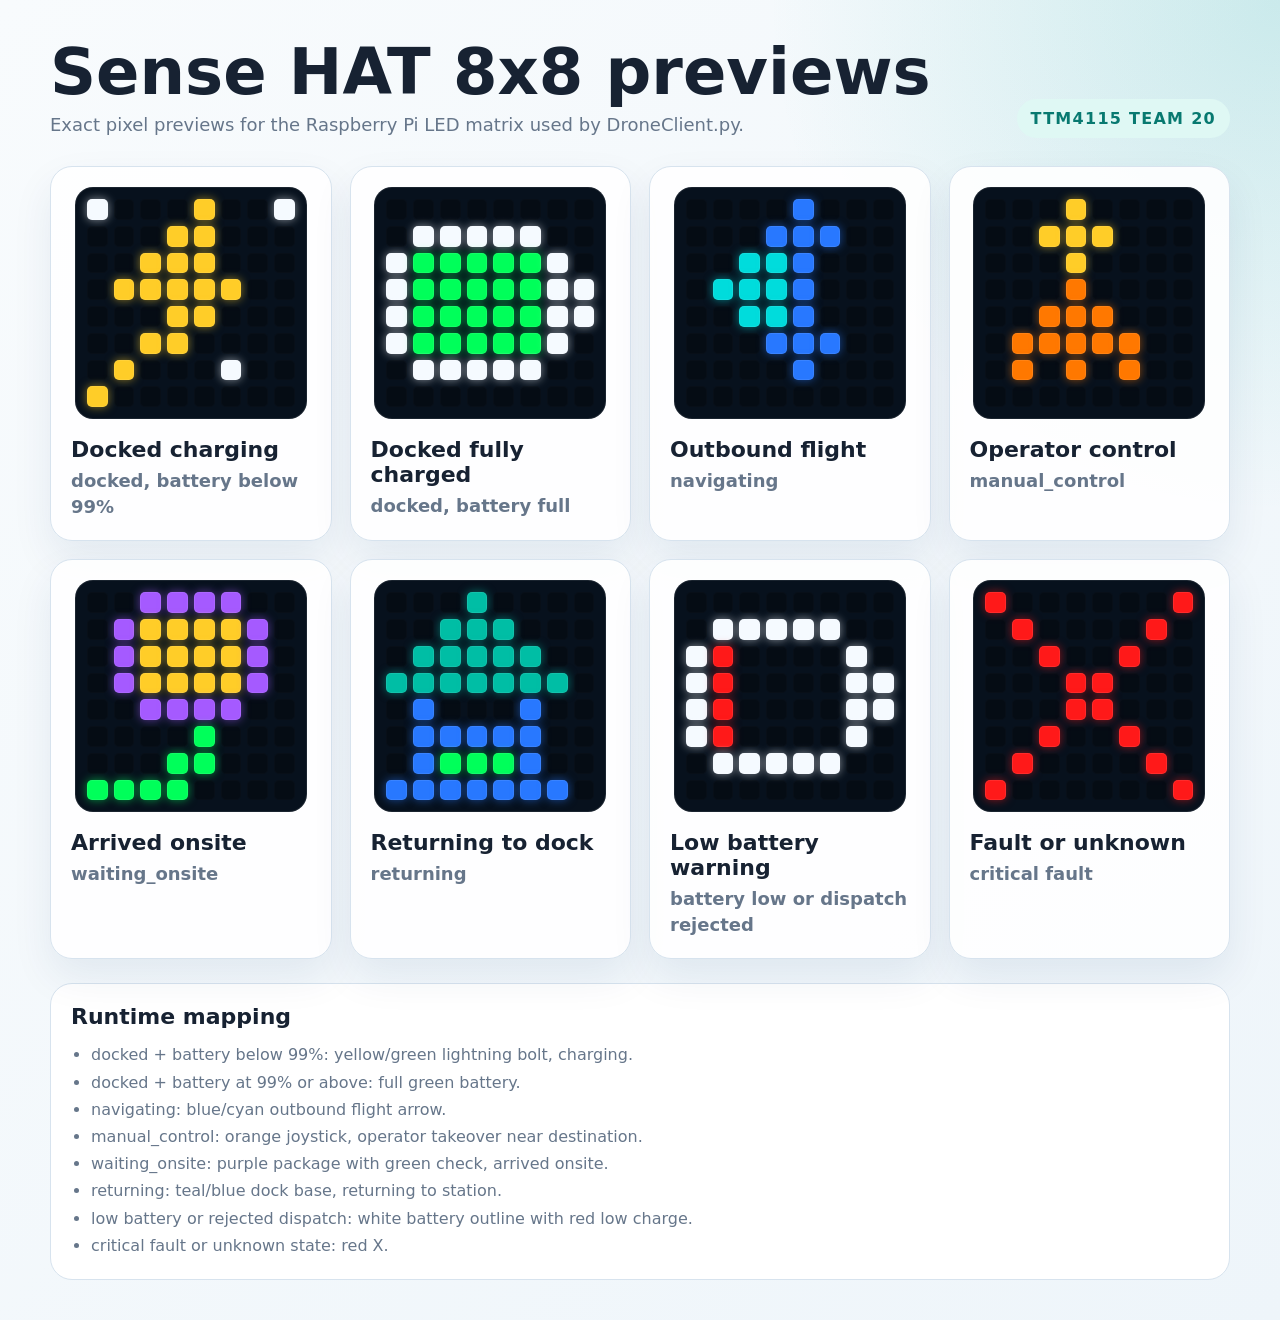
<file: Drone/sense_hat_patterns.html>
<!doctype html>
<html lang="en">
<head>
  <meta charset="utf-8">
  <meta name="viewport" content="width=device-width, initial-scale=1">
  <title>MedFly Sense HAT 8x8 Patterns</title>
  <style>
    :root {
      --bg: #eef5fa;
      --ink: #172232;
      --muted: #66768a;
      --panel: #ffffff;
      --line: #d7e3ee;
      --navy: #0f3760;
      --teal: #12aaa3;
    }

    * {
      box-sizing: border-box;
    }

    body {
      margin: 0;
      min-height: 100vh;
      font-family: Inter, ui-sans-serif, system-ui, -apple-system, BlinkMacSystemFont, "Segoe UI", sans-serif;
      color: var(--ink);
      background:
        radial-gradient(circle at top right, rgba(18, 170, 163, 0.18), transparent 32rem),
        linear-gradient(135deg, #f8fbfd, var(--bg));
    }

    main {
      width: min(1180px, calc(100% - 32px));
      margin: 0 auto;
      padding: 40px 0;
    }

    header {
      display: flex;
      justify-content: space-between;
      gap: 20px;
      align-items: flex-end;
      margin-bottom: 28px;
    }

    h1 {
      margin: 0 0 8px;
      font-size: clamp(32px, 5vw, 64px);
      line-height: 1;
      letter-spacing: 0;
    }

    p {
      margin: 0;
      color: var(--muted);
      font-size: 18px;
      line-height: 1.45;
    }

    .badge {
      padding: 10px 14px;
      border-radius: 999px;
      background: #dff8f4;
      color: #087970;
      font-weight: 900;
      letter-spacing: 0.08em;
      text-transform: uppercase;
      white-space: nowrap;
    }

    .grid {
      display: grid;
      grid-template-columns: repeat(auto-fit, minmax(250px, 1fr));
      gap: 18px;
    }

    .card {
      border: 1px solid var(--line);
      border-radius: 22px;
      background: rgba(255, 255, 255, 0.9);
      box-shadow: 0 18px 40px rgba(15, 55, 96, 0.08);
      padding: 20px;
    }

    .matrix {
      display: grid;
      grid-template-columns: repeat(8, 1fr);
      gap: 6px;
      width: min(100%, 232px);
      aspect-ratio: 1;
      margin: 0 auto 18px;
      padding: 12px;
      border-radius: 18px;
      background: #07111d;
      box-shadow: inset 0 0 0 1px rgba(255, 255, 255, 0.08);
    }

    .pixel {
      border-radius: 5px;
      background: rgb(var(--rgb));
      box-shadow:
        0 0 10px rgba(var(--rgb), 0.55),
        inset 0 0 0 1px rgba(255, 255, 255, 0.08);
    }

    .off {
      opacity: 0.28;
      box-shadow: inset 0 0 0 1px rgba(255, 255, 255, 0.05);
    }

    h2 {
      margin: 0 0 6px;
      font-size: 22px;
      letter-spacing: 0;
    }

    .state {
      margin: 0;
      color: var(--muted);
      font-weight: 700;
    }

    .legend {
      margin-top: 24px;
      border: 1px solid var(--line);
      border-radius: 22px;
      background: #fff;
      padding: 20px;
    }

    .legend h2 {
      margin-bottom: 12px;
    }

    .legend ul {
      margin: 0;
      padding-left: 20px;
      color: var(--muted);
      line-height: 1.7;
      font-size: 16px;
    }

    @media (max-width: 720px) {
      main {
        width: min(100% - 22px, 1180px);
        padding: 24px 0;
      }

      header {
        display: block;
      }

      .badge {
        display: inline-block;
        margin-top: 16px;
      }
    }
  </style>
</head>
<body>
  <main>
    <header>
      <div>
        <h1>Sense HAT 8x8 previews</h1>
        <p>Exact pixel previews for the Raspberry Pi LED matrix used by DroneClient.py.</p>
      </div>
      <div class="badge">TTM4115 Team 20</div>
    </header>

    <section class="grid" id="patterns"></section>

    <section class="legend">
      <h2>Runtime mapping</h2>
      <ul>
        <li>docked + battery below 99%: yellow/green lightning bolt, charging.</li>
        <li>docked + battery at 99% or above: full green battery.</li>
        <li>navigating: blue/cyan outbound flight arrow.</li>
        <li>manual_control: orange joystick, operator takeover near destination.</li>
        <li>waiting_onsite: purple package with green check, arrived onsite.</li>
        <li>returning: teal/blue dock base, returning to station.</li>
        <li>low battery or rejected dispatch: white battery outline with red low charge.</li>
        <li>critical fault or unknown state: red X.</li>
      </ul>
    </section>
  </main>

  <script>
    const palette = {
      ".": [0, 0, 0],
      G: [0, 255, 90],
      g: [0, 95, 45],
      B: [40, 120, 255],
      C: [0, 220, 220],
      T: [0, 190, 165],
      Y: [255, 205, 40],
      O: [255, 120, 0],
      R: [255, 25, 25],
      P: [165, 90, 255],
      W: [245, 250, 255],
    };

    const patterns = [
      {
        title: "Docked charging",
        state: "docked, battery below 99%",
        rows: ["W...Y..W", "...YY...", "..YYY...", ".YYYYY..", "...YY...", "..YY....", ".Y...W..", "Y......."],
      },
      {
        title: "Docked fully charged",
        state: "docked, battery full",
        rows: ["........", ".WWWWW..", "WGGGGGW.", "WGGGGGWW", "WGGGGGWW", "WGGGGGW.", ".WWWWW..", "........"],
      },
      {
        title: "Outbound flight",
        state: "navigating",
        rows: ["....B...", "...BBB..", "..CCB...", ".CCCB...", "..CCB...", "...BBB..", "....B...", "........"],
      },
      {
        title: "Operator control",
        state: "manual_control",
        rows: ["...Y....", "..YYY...", "...Y....", "...O....", "..OOO...", ".OOOOO..", ".O.O.O..", "........"],
      },
      {
        title: "Arrived onsite",
        state: "waiting_onsite",
        rows: ["..PPPP..", ".PYYYYP.", ".PYYYYP.", ".PYYYYP.", "..PPPP..", "....G...", "...GG...", "GGGG...."],
      },
      {
        title: "Returning to dock",
        state: "returning",
        rows: ["...T....", "..TTT...", ".TTTTT..", "TTTTTTT.", ".B...B..", ".BBBBB..", ".BGGGB..", "BBBBBBB."],
      },
      {
        title: "Low battery warning",
        state: "battery low or dispatch rejected",
        rows: ["........", ".WWWWW..", "WR....W.", "WR....WW", "WR....WW", "WR....W.", ".WWWWW..", "........"],
      },
      {
        title: "Fault or unknown",
        state: "critical fault",
        rows: ["R......R", ".R....R.", "..R..R..", "...RR...", "...RR...", "..R..R..", ".R....R.", "R......R"],
      },
    ];

    const container = document.querySelector("#patterns");

    for (const pattern of patterns) {
      const card = document.createElement("article");
      card.className = "card";

      const matrix = document.createElement("div");
      matrix.className = "matrix";

      for (const row of pattern.rows) {
        for (const pixel of row) {
          const rgb = palette[pixel];
          const cell = document.createElement("div");
          cell.className = pixel === "." ? "pixel off" : "pixel";
          cell.style.setProperty("--rgb", rgb.join(", "));
          matrix.appendChild(cell);
        }
      }

      const title = document.createElement("h2");
      title.textContent = pattern.title;

      const state = document.createElement("p");
      state.className = "state";
      state.textContent = pattern.state;

      card.append(matrix, title, state);
      container.appendChild(card);
    }
  </script>
</body>
</html>
</file>
